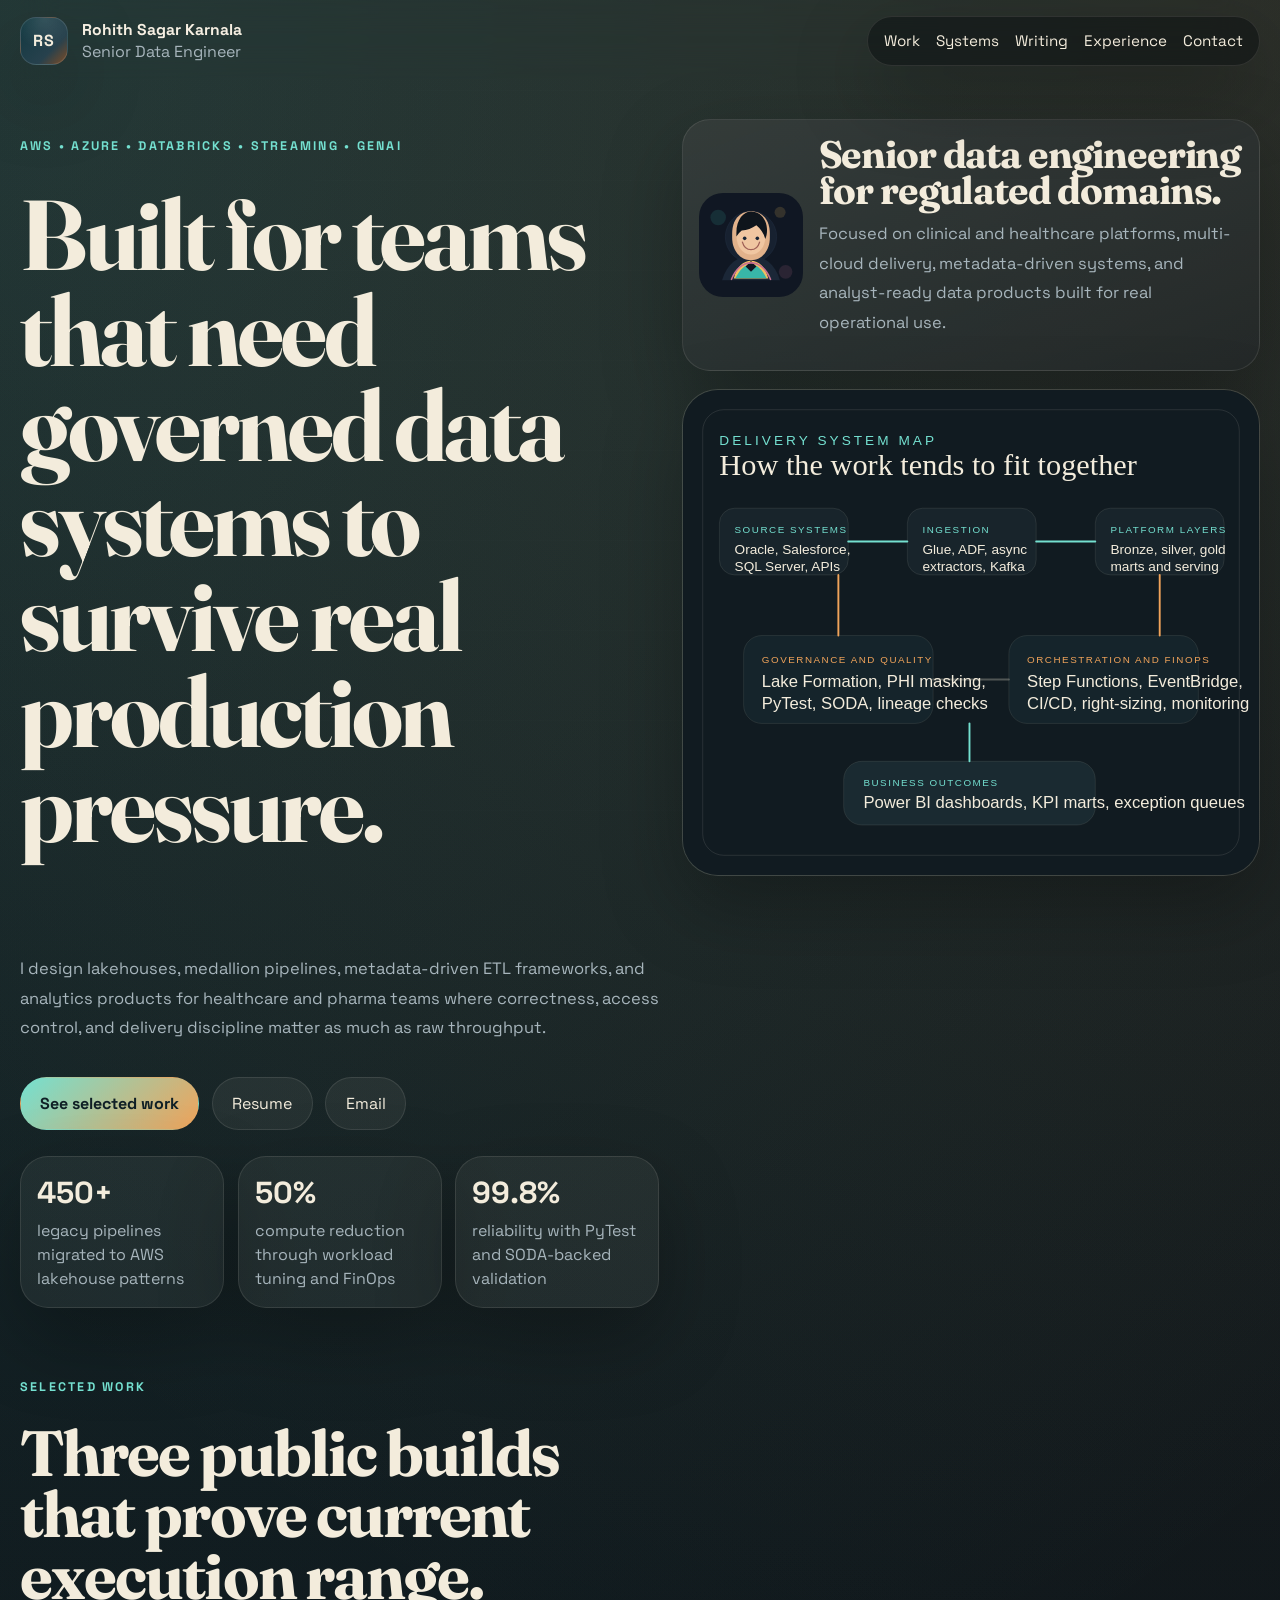
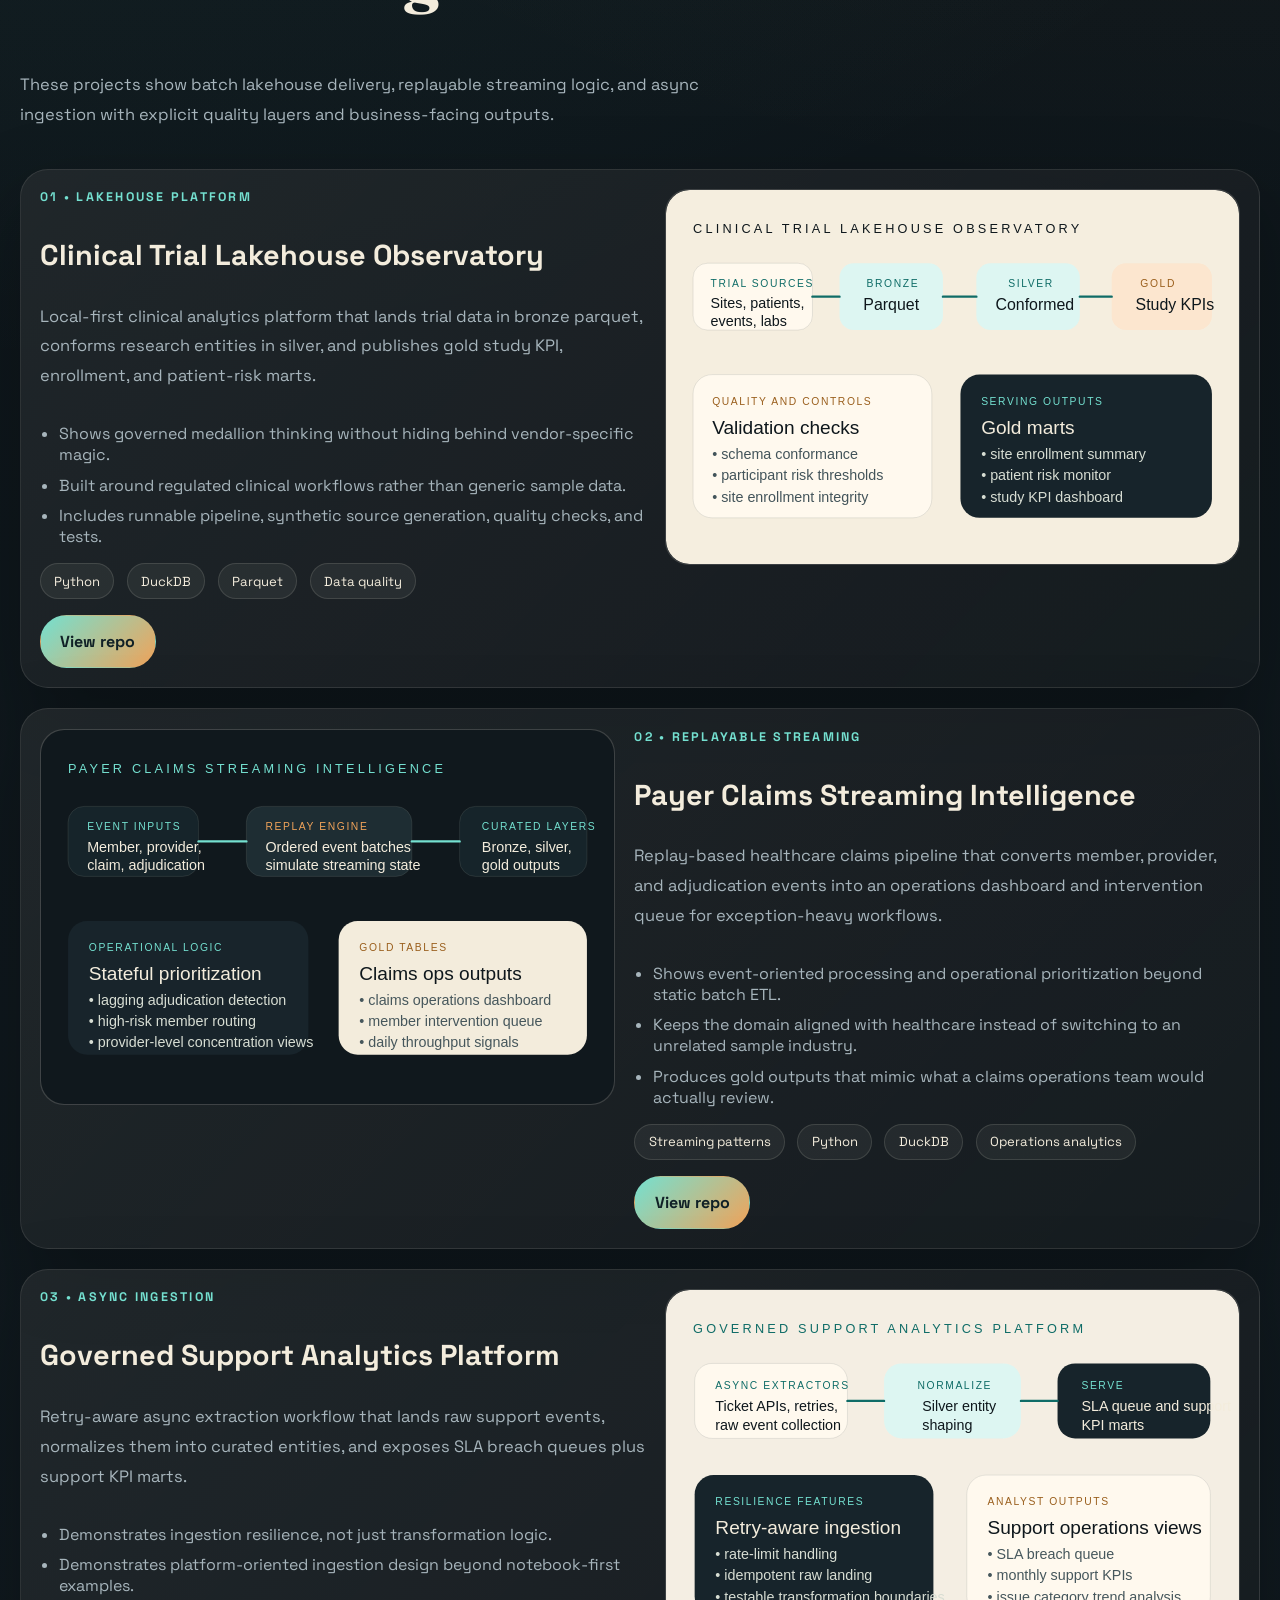
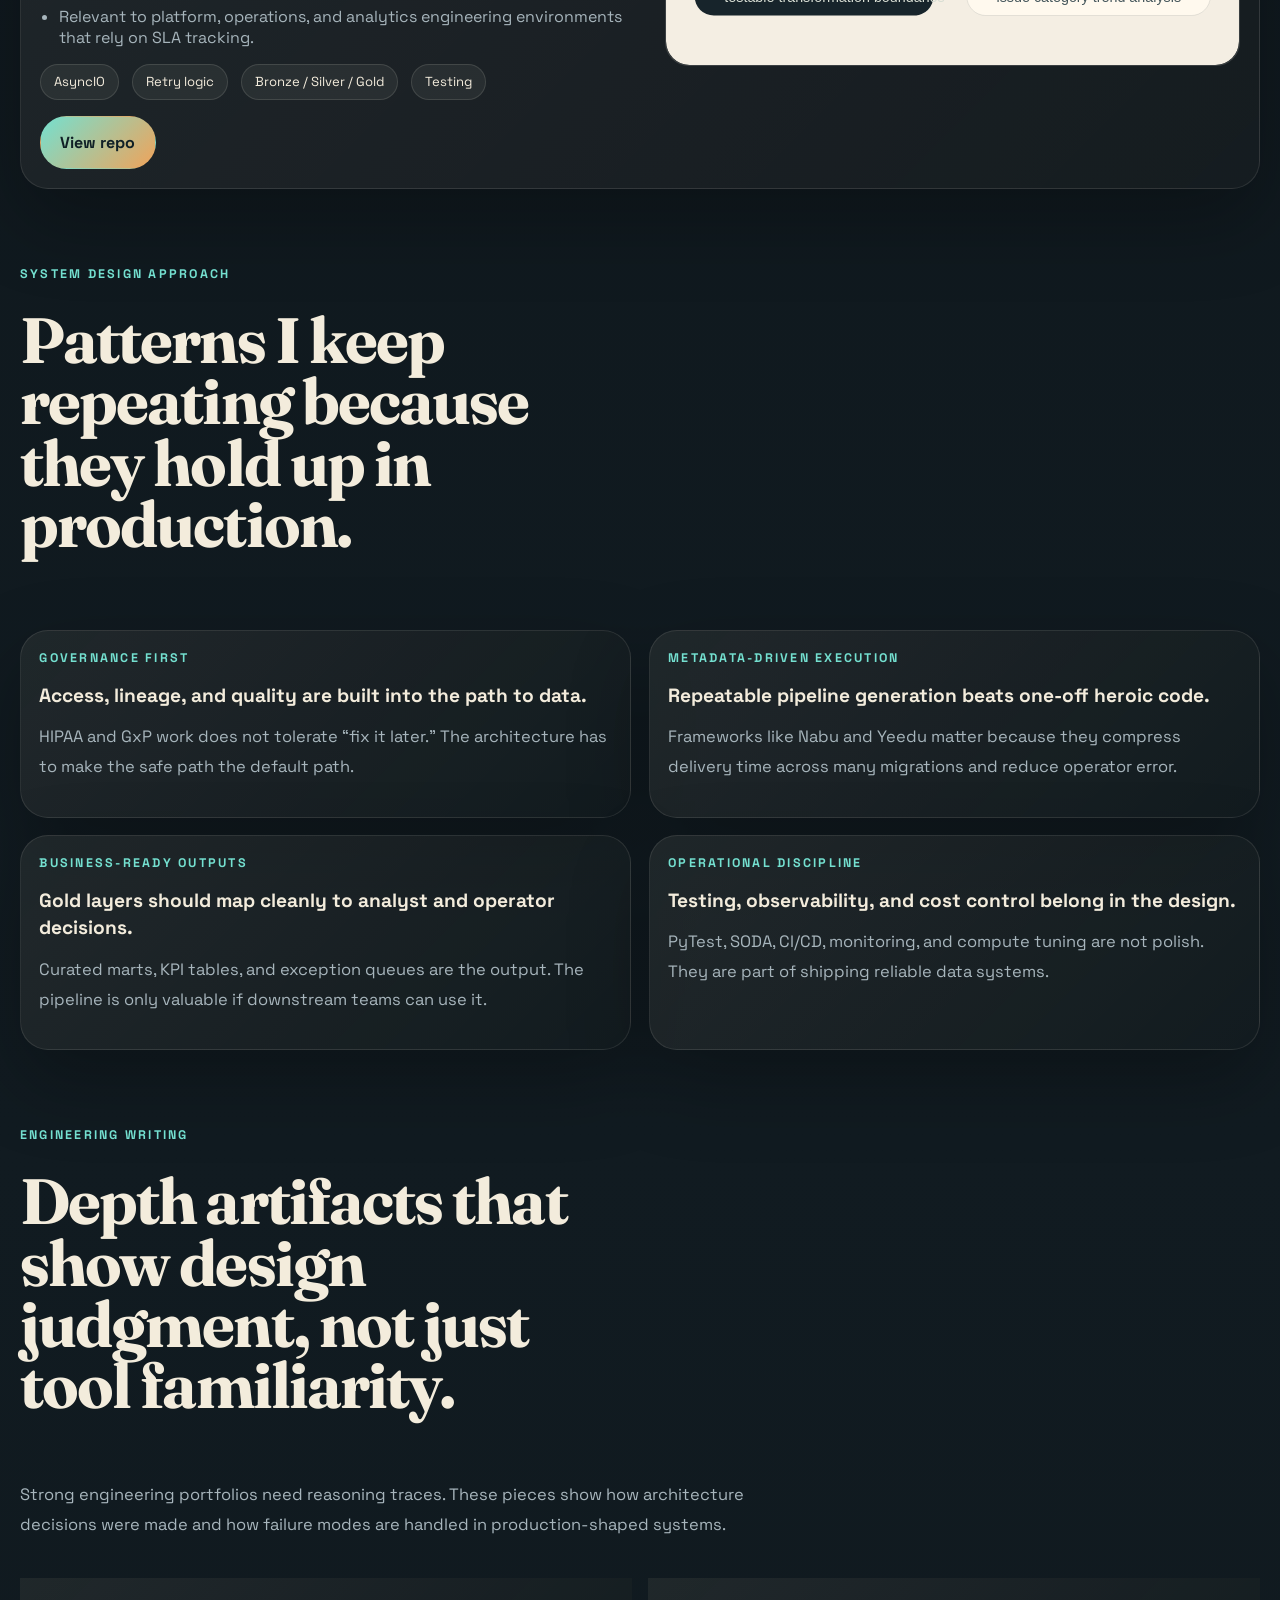
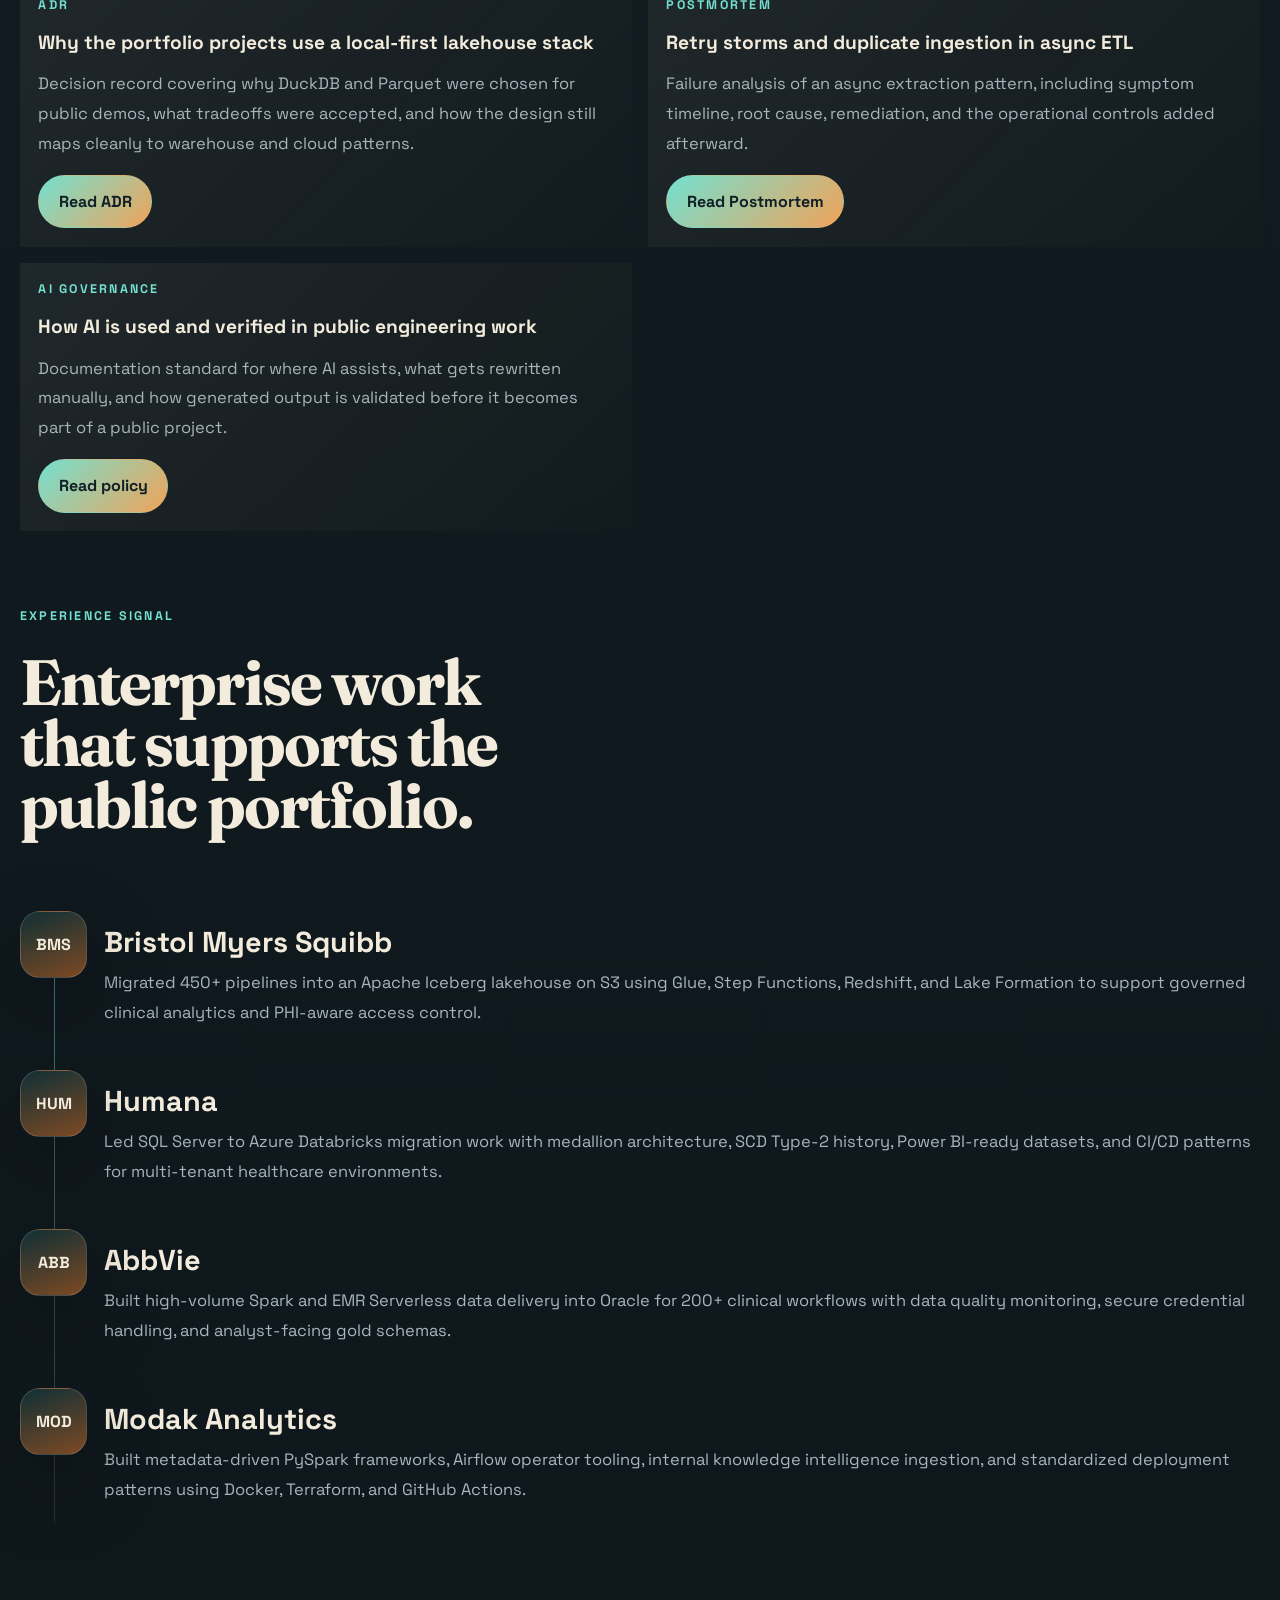
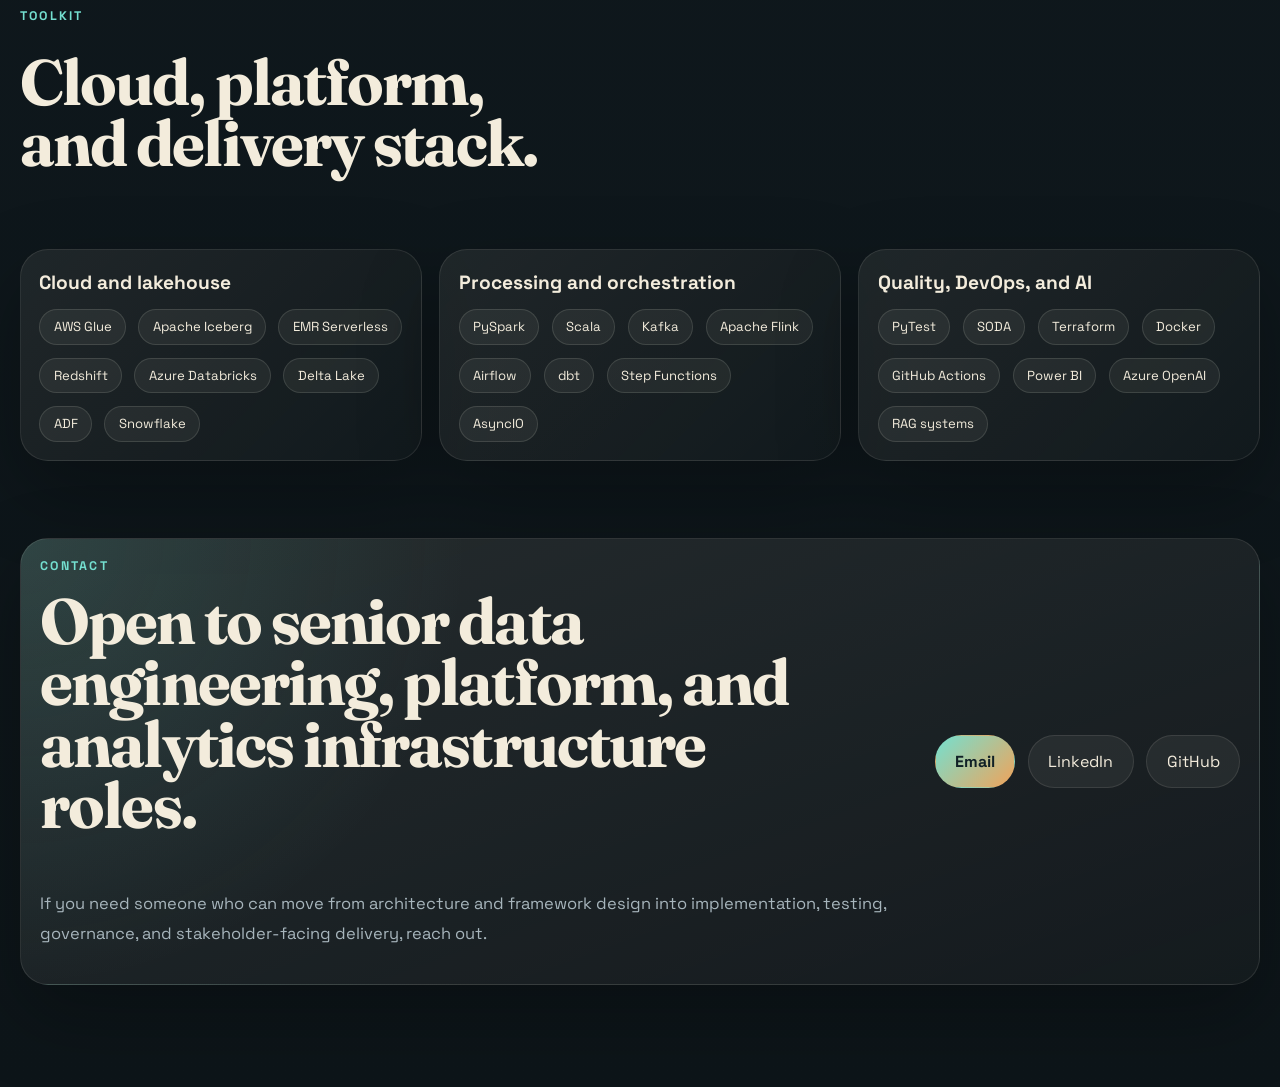
<file: index.html>
<!doctype html>
<html lang="en">
  <head>
    <meta charset="utf-8">
    <meta name="viewport" content="width=device-width, initial-scale=1">
    <title>Rohith Sagar Karnala | Senior Data Engineer</title>
    <meta
      name="description"
      content="Portfolio for Rohith Sagar Karnala, a Senior Data Engineer building governed lakehouses, healthcare data platforms, streaming systems, and analytics products across AWS and Azure."
    >
    <meta property="og:title" content="Rohith Sagar Karnala | Senior Data Engineer">
    <meta
      property="og:description"
      content="Senior Data Engineer focused on regulated data platforms, lakehouse modernization, streaming pipelines, and production-grade analytics delivery."
    >
    <meta property="og:type" content="website">
    <meta property="og:image" content="assets/images/og-card.svg">
    <link rel="preconnect" href="https://fonts.googleapis.com">
    <link rel="preconnect" href="https://fonts.gstatic.com" crossorigin>
    <link href="https://fonts.googleapis.com/css2?family=Space+Grotesk:wght@400;500;700&family=Fraunces:opsz,wght@9..144,500;9..144,700&display=swap" rel="stylesheet">
    <link rel="stylesheet" href="assets/css/styles.css">
  </head>
  <body>
    <div class="page-noise" aria-hidden="true"></div>

    <header class="site-header">
      <a class="brand" href="#top">
        <span class="brand-mark">RS</span>
        <span class="brand-copy">
          <strong>Rohith Sagar Karnala</strong>
          <span>Senior Data Engineer</span>
        </span>
      </a>

      <nav class="site-nav" aria-label="Primary">
        <a href="#work">Work</a>
        <a href="#systems">Systems</a>
        <a href="#writing">Writing</a>
        <a href="#experience">Experience</a>
        <a href="#contact">Contact</a>
      </nav>
    </header>

    <main id="top" class="page-shell">
      <section class="hero">
        <div class="hero-copy section-reveal">
          <p class="eyebrow">AWS • Azure • Databricks • Streaming • GenAI</p>
          <h1>Built for teams that need governed data systems to survive real production pressure.</h1>
          <p class="hero-summary">
            I design lakehouses, medallion pipelines, metadata-driven ETL frameworks, and analytics products for
            healthcare and pharma teams where correctness, access control, and delivery discipline matter as much as raw throughput.
          </p>

          <div class="hero-actions">
            <a class="button button-primary" href="#work">See selected work</a>
            <a class="button button-secondary" href="assets/resume/Rohith_Sagar_Karnala_Senior_Data_Engineer.pdf" target="_blank" rel="noopener">Resume</a>
            <a class="button button-secondary" href="mailto:rohithsagarkarnala@gmail.com">Email</a>
          </div>

          <div class="trust-strip">
            <div class="trust-item">
              <span class="trust-value">450+</span>
              <span class="trust-label">legacy pipelines migrated to AWS lakehouse patterns</span>
            </div>
            <div class="trust-item">
              <span class="trust-value">50%</span>
              <span class="trust-label">compute reduction through workload tuning and FinOps</span>
            </div>
            <div class="trust-item">
              <span class="trust-value">99.8%</span>
              <span class="trust-label">reliability with PyTest and SODA-backed validation</span>
            </div>
          </div>
        </div>

        <aside class="hero-visual section-reveal">
          <div class="identity-card">
            <img class="avatar" src="assets/images/avatar.svg" alt="Illustrated avatar of Rohith Sagar Karnala">
            <div class="identity-copy">
              <h2>Senior data engineering for regulated domains.</h2>
              <p>
                Focused on clinical and healthcare platforms, multi-cloud delivery, metadata-driven systems,
                and analyst-ready data products built for real operational use.
              </p>
            </div>
          </div>
          <img class="hero-map" src="assets/images/system-map.svg" alt="Systems map showing governed sources, platform layers, orchestration, quality, and analytics delivery">
        </aside>
      </section>

      <section id="work" class="section section-reveal">
        <div class="section-heading">
          <p class="section-kicker">Selected work</p>
          <h2>Three public builds that prove current execution range.</h2>
          <p class="section-intro">
            These projects show batch lakehouse delivery, replayable streaming logic, and async ingestion with explicit
            quality layers and business-facing outputs.
          </p>
        </div>

        <div class="case-study-grid">
          <article class="case-study">
            <div class="case-copy">
              <p class="panel-kicker">01 • Lakehouse platform</p>
              <h3>Clinical Trial Lakehouse Observatory</h3>
              <p class="panel-copy">
                Local-first clinical analytics platform that lands trial data in bronze parquet, conforms research entities in silver,
                and publishes gold study KPI, enrollment, and patient-risk marts.
              </p>
              <ul class="detail-list">
                <li>Shows governed medallion thinking without hiding behind vendor-specific magic.</li>
                <li>Built around regulated clinical workflows rather than generic sample data.</li>
                <li>Includes runnable pipeline, synthetic source generation, quality checks, and tests.</li>
              </ul>
              <div class="meta-row">
                <span class="pill">Python</span>
                <span class="pill">DuckDB</span>
                <span class="pill">Parquet</span>
                <span class="pill">Data quality</span>
              </div>
              <div class="button-row">
                <a class="button button-primary" href="https://github.com/rohitsagar363/clinical-trial-lakehouse-observatory" target="_blank" rel="noopener">View repo</a>
              </div>
            </div>
            <div class="case-visual">
              <img src="assets/images/diagram-clinical.svg" alt="Architecture diagram for the Clinical Trial Lakehouse Observatory project">
            </div>
          </article>

          <article class="case-study case-study-reverse">
            <div class="case-copy">
              <p class="panel-kicker">02 • Replayable streaming</p>
              <h3>Payer Claims Streaming Intelligence</h3>
              <p class="panel-copy">
                Replay-based healthcare claims pipeline that converts member, provider, and adjudication events into an operations dashboard
                and intervention queue for exception-heavy workflows.
              </p>
              <ul class="detail-list">
                <li>Shows event-oriented processing and operational prioritization beyond static batch ETL.</li>
                <li>Keeps the domain aligned with healthcare instead of switching to an unrelated sample industry.</li>
                <li>Produces gold outputs that mimic what a claims operations team would actually review.</li>
              </ul>
              <div class="meta-row">
                <span class="pill">Streaming patterns</span>
                <span class="pill">Python</span>
                <span class="pill">DuckDB</span>
                <span class="pill">Operations analytics</span>
              </div>
              <div class="button-row">
                <a class="button button-primary" href="https://github.com/rohitsagar363/payer-claims-streaming-intelligence" target="_blank" rel="noopener">View repo</a>
              </div>
            </div>
            <div class="case-visual">
              <img src="assets/images/diagram-claims.svg" alt="Architecture diagram for the Payer Claims Streaming Intelligence project">
            </div>
          </article>

          <article class="case-study">
            <div class="case-copy">
              <p class="panel-kicker">03 • Async ingestion</p>
              <h3>Governed Support Analytics Platform</h3>
              <p class="panel-copy">
                Retry-aware async extraction workflow that lands raw support events, normalizes them into curated entities,
                and exposes SLA breach queues plus support KPI marts.
              </p>
              <ul class="detail-list">
                <li>Demonstrates ingestion resilience, not just transformation logic.</li>
                <li>Demonstrates platform-oriented ingestion design beyond notebook-first examples.</li>
                <li>Relevant to platform, operations, and analytics engineering environments that rely on SLA tracking.</li>
              </ul>
              <div class="meta-row">
                <span class="pill">AsyncIO</span>
                <span class="pill">Retry logic</span>
                <span class="pill">Bronze / Silver / Gold</span>
                <span class="pill">Testing</span>
              </div>
              <div class="button-row">
                <a class="button button-primary" href="https://github.com/rohitsagar363/governed-support-analytics-platform" target="_blank" rel="noopener">View repo</a>
              </div>
            </div>
            <div class="case-visual">
              <img src="assets/images/diagram-support.svg" alt="Architecture diagram for the Governed Support Analytics Platform project">
            </div>
          </article>
        </div>
      </section>

      <section id="systems" class="section section-reveal">
        <div class="section-heading">
          <p class="section-kicker">System design approach</p>
          <h2>Patterns I keep repeating because they hold up in production.</h2>
        </div>

        <div class="pattern-grid">
          <article class="pattern-card">
            <p class="panel-kicker">Governance first</p>
            <h3>Access, lineage, and quality are built into the path to data.</h3>
            <p class="panel-copy">
              HIPAA and GxP work does not tolerate “fix it later.” The architecture has to make the safe path the default path.
            </p>
          </article>
          <article class="pattern-card">
            <p class="panel-kicker">Metadata-driven execution</p>
            <h3>Repeatable pipeline generation beats one-off heroic code.</h3>
            <p class="panel-copy">
              Frameworks like Nabu and Yeedu matter because they compress delivery time across many migrations and reduce operator error.
            </p>
          </article>
          <article class="pattern-card">
            <p class="panel-kicker">Business-ready outputs</p>
            <h3>Gold layers should map cleanly to analyst and operator decisions.</h3>
            <p class="panel-copy">
              Curated marts, KPI tables, and exception queues are the output. The pipeline is only valuable if downstream teams can use it.
            </p>
          </article>
          <article class="pattern-card">
            <p class="panel-kicker">Operational discipline</p>
            <h3>Testing, observability, and cost control belong in the design.</h3>
            <p class="panel-copy">
              PyTest, SODA, CI/CD, monitoring, and compute tuning are not polish. They are part of shipping reliable data systems.
            </p>
          </article>
        </div>
      </section>

      <section id="writing" class="section section-reveal">
        <div class="section-heading">
          <p class="section-kicker">Engineering writing</p>
          <h2>Depth artifacts that show design judgment, not just tool familiarity.</h2>
          <p class="section-intro">
            Strong engineering portfolios need reasoning traces. These pieces show how architecture decisions were made
            and how failure modes are handled in production-shaped systems.
          </p>
        </div>

        <div class="writing-grid">
          <article class="writing-card">
            <p class="panel-kicker">ADR</p>
            <h3>Why the portfolio projects use a local-first lakehouse stack</h3>
            <p class="panel-copy">
              Decision record covering why DuckDB and Parquet were chosen for public demos, what tradeoffs were accepted,
              and how the design still maps cleanly to warehouse and cloud patterns.
            </p>
            <div class="button-row">
              <a class="button button-primary" href="writing/adr-local-first-lakehouse.html">Read ADR</a>
            </div>
          </article>

          <article class="writing-card">
            <p class="panel-kicker">Postmortem</p>
            <h3>Retry storms and duplicate ingestion in async ETL</h3>
            <p class="panel-copy">
              Failure analysis of an async extraction pattern, including symptom timeline, root cause, remediation,
              and the operational controls added afterward.
            </p>
            <div class="button-row">
              <a class="button button-primary" href="writing/postmortem-async-retries.html">Read Postmortem</a>
            </div>
          </article>

          <article class="writing-card">
            <p class="panel-kicker">AI governance</p>
            <h3>How AI is used and verified in public engineering work</h3>
            <p class="panel-copy">
              Documentation standard for where AI assists, what gets rewritten manually, and how generated output is
              validated before it becomes part of a public project.
            </p>
            <div class="button-row">
              <a class="button button-primary" href="writing/ai-use-and-verification.html">Read policy</a>
            </div>
          </article>
        </div>
      </section>

      <section id="experience" class="section section-reveal">
        <div class="section-heading">
          <p class="section-kicker">Experience signal</p>
          <h2>Enterprise work that supports the public portfolio.</h2>
        </div>

        <div class="timeline">
          <article class="timeline-item">
            <span class="timeline-marker">BMS</span>
            <div class="timeline-copy">
              <h3>Bristol Myers Squibb</h3>
              <p>
                Migrated 450+ pipelines into an Apache Iceberg lakehouse on S3 using Glue, Step Functions, Redshift, and Lake Formation
                to support governed clinical analytics and PHI-aware access control.
              </p>
            </div>
          </article>
          <article class="timeline-item">
            <span class="timeline-marker">HUM</span>
            <div class="timeline-copy">
              <h3>Humana</h3>
              <p>
                Led SQL Server to Azure Databricks migration work with medallion architecture, SCD Type-2 history, Power BI-ready datasets,
                and CI/CD patterns for multi-tenant healthcare environments.
              </p>
            </div>
          </article>
          <article class="timeline-item">
            <span class="timeline-marker">ABB</span>
            <div class="timeline-copy">
              <h3>AbbVie</h3>
              <p>
                Built high-volume Spark and EMR Serverless data delivery into Oracle for 200+ clinical workflows with data quality monitoring,
                secure credential handling, and analyst-facing gold schemas.
              </p>
            </div>
          </article>
          <article class="timeline-item">
            <span class="timeline-marker">MOD</span>
            <div class="timeline-copy">
              <h3>Modak Analytics</h3>
              <p>
                Built metadata-driven PySpark frameworks, Airflow operator tooling, internal knowledge intelligence ingestion, and standardized
                deployment patterns using Docker, Terraform, and GitHub Actions.
              </p>
            </div>
          </article>
        </div>
      </section>

      <section class="section section-reveal">
        <div class="section-heading">
          <p class="section-kicker">Toolkit</p>
          <h2>Cloud, platform, and delivery stack.</h2>
        </div>

        <div class="toolkit-grid">
          <article class="toolkit-card">
            <h3>Cloud and lakehouse</h3>
            <div class="chip-grid">
              <span class="chip">AWS Glue</span>
              <span class="chip">Apache Iceberg</span>
              <span class="chip">EMR Serverless</span>
              <span class="chip">Redshift</span>
              <span class="chip">Azure Databricks</span>
              <span class="chip">Delta Lake</span>
              <span class="chip">ADF</span>
              <span class="chip">Snowflake</span>
            </div>
          </article>
          <article class="toolkit-card">
            <h3>Processing and orchestration</h3>
            <div class="chip-grid">
              <span class="chip">PySpark</span>
              <span class="chip">Scala</span>
              <span class="chip">Kafka</span>
              <span class="chip">Apache Flink</span>
              <span class="chip">Airflow</span>
              <span class="chip">dbt</span>
              <span class="chip">Step Functions</span>
              <span class="chip">AsyncIO</span>
            </div>
          </article>
          <article class="toolkit-card">
            <h3>Quality, DevOps, and AI</h3>
            <div class="chip-grid">
              <span class="chip">PyTest</span>
              <span class="chip">SODA</span>
              <span class="chip">Terraform</span>
              <span class="chip">Docker</span>
              <span class="chip">GitHub Actions</span>
              <span class="chip">Power BI</span>
              <span class="chip">Azure OpenAI</span>
              <span class="chip">RAG systems</span>
            </div>
          </article>
        </div>
      </section>

      <section id="contact" class="section section-reveal">
        <div class="contact-panel">
          <div class="contact-copy">
            <p class="section-kicker">Contact</p>
            <h2>Open to senior data engineering, platform, and analytics infrastructure roles.</h2>
            <p class="panel-copy">
              If you need someone who can move from architecture and framework design into implementation, testing,
              governance, and stakeholder-facing delivery, reach out.
            </p>
          </div>
          <div class="contact-actions">
            <a class="button button-primary" href="mailto:rohithsagarkarnala@gmail.com">Email</a>
            <a class="button button-secondary" href="https://www.linkedin.com/in/rohithsagar" target="_blank" rel="noopener">LinkedIn</a>
            <a class="button button-secondary" href="https://github.com/rohitsagar363" target="_blank" rel="noopener">GitHub</a>
          </div>
        </div>
      </section>
    </main>

    <script src="assets/js/site.js"></script>
  </body>
</html>
</file>
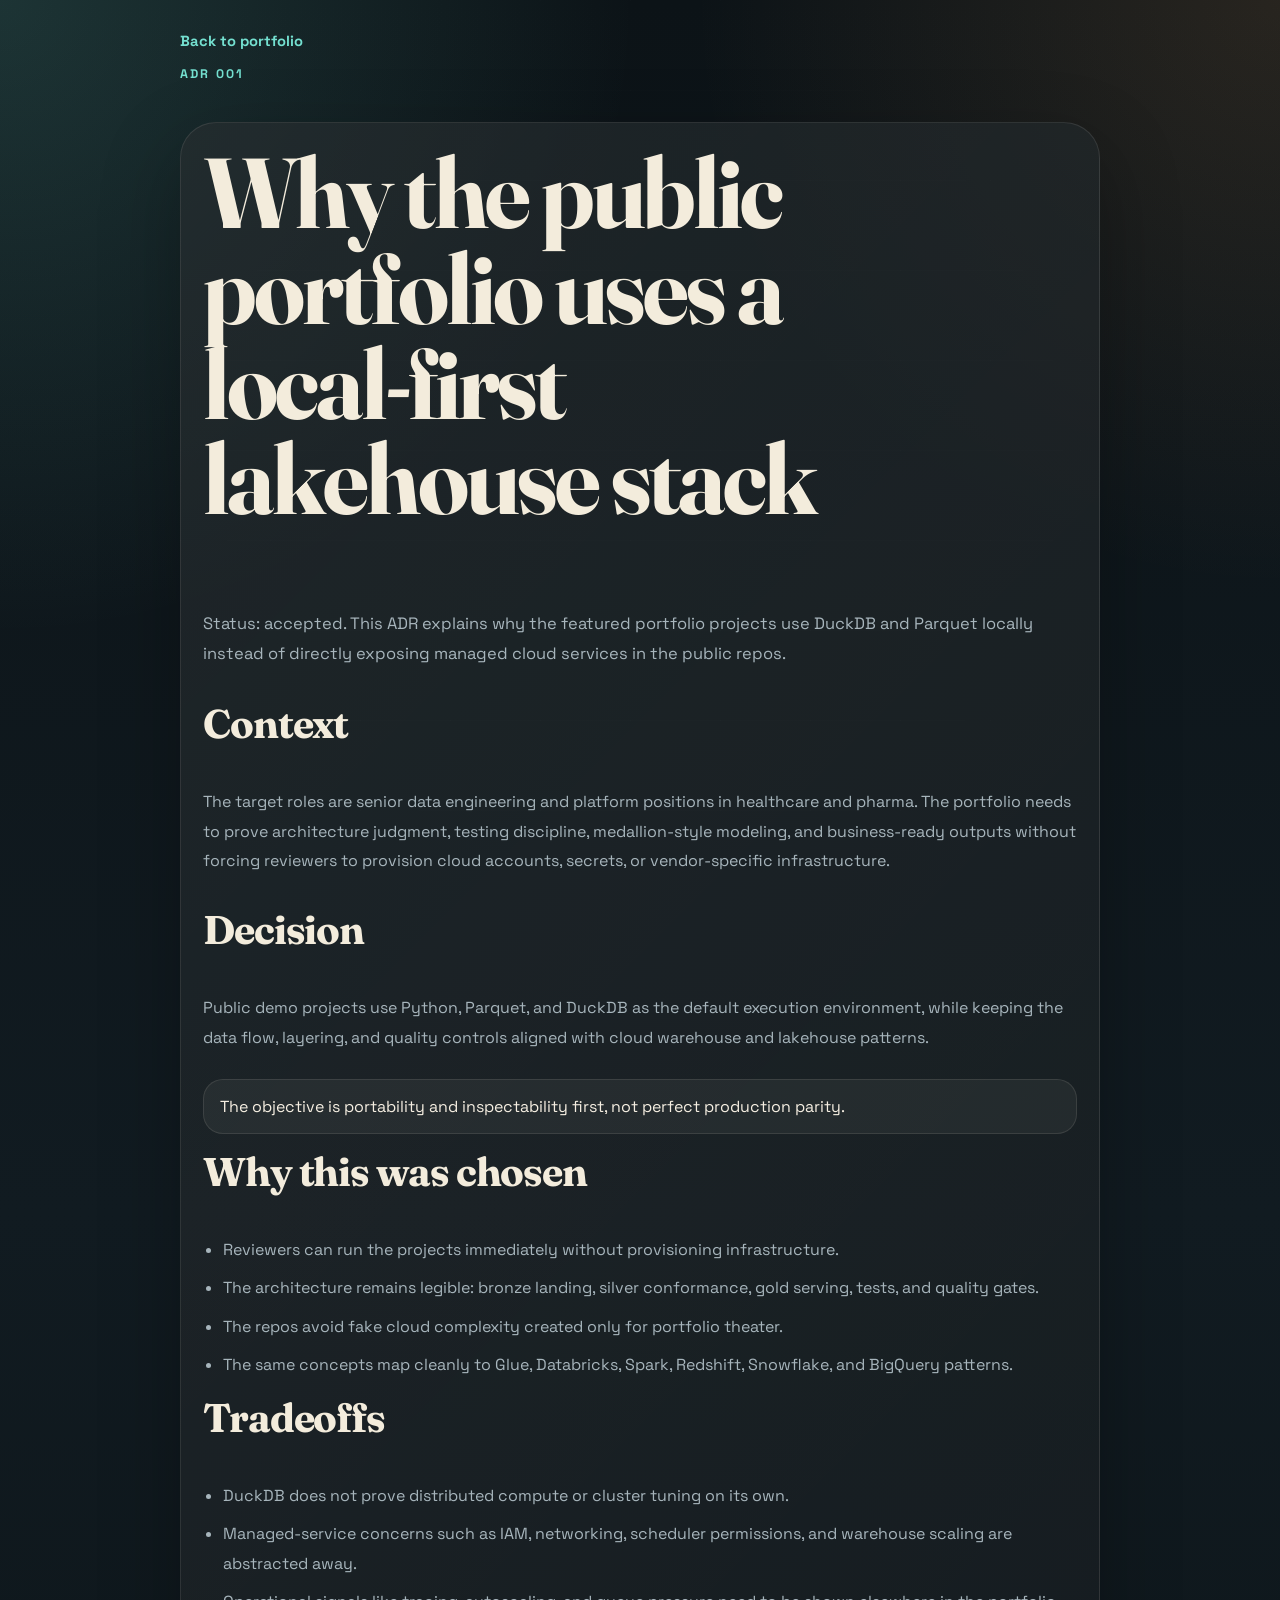
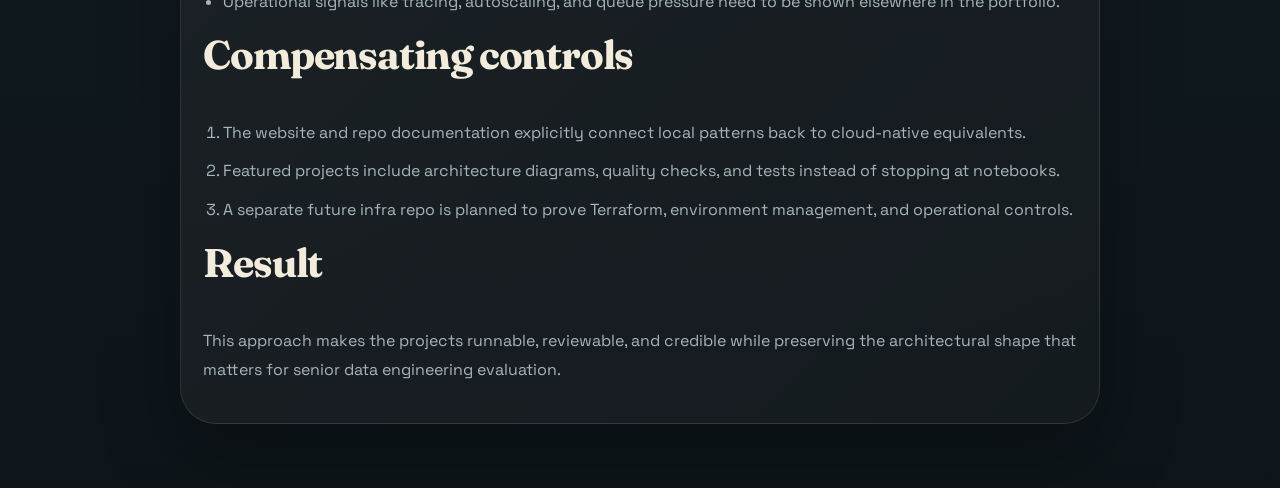
<file: writing/adr-local-first-lakehouse.html>
<!doctype html>
<html lang="en">
  <head>
    <meta charset="utf-8">
    <meta name="viewport" content="width=device-width, initial-scale=1">
    <title>ADR | Local-First Lakehouse Stack</title>
    <meta
      name="description"
      content="Architecture decision record describing why the portfolio projects use a local-first DuckDB and Parquet stack."
    >
    <link rel="preconnect" href="https://fonts.googleapis.com">
    <link rel="preconnect" href="https://fonts.gstatic.com" crossorigin>
    <link href="https://fonts.googleapis.com/css2?family=Space+Grotesk:wght@400;500;700&family=Fraunces:opsz,wght@9..144,500;9..144,700&display=swap" rel="stylesheet">
    <link rel="stylesheet" href="../assets/css/styles.css">
  </head>
  <body>
    <div class="page-noise" aria-hidden="true"></div>

    <main class="essay-shell">
      <div class="essay-hero">
        <a class="essay-back" href="../index.html#writing">Back to portfolio</a>
        <p class="eyebrow">ADR 001</p>
      </div>

      <article class="essay">
        <header>
          <h1>Why the public portfolio uses a local-first lakehouse stack</h1>
          <p class="panel-copy">
            Status: accepted. This ADR explains why the featured portfolio projects use DuckDB and Parquet locally
            instead of directly exposing managed cloud services in the public repos.
          </p>
        </header>

        <section>
          <h2>Context</h2>
          <p>
            The target roles are senior data engineering and platform positions in healthcare and pharma. The portfolio
            needs to prove architecture judgment, testing discipline, medallion-style modeling, and business-ready
            outputs without forcing reviewers to provision cloud accounts, secrets, or vendor-specific infrastructure.
          </p>
        </section>

        <section>
          <h2>Decision</h2>
          <p>
            Public demo projects use Python, Parquet, and DuckDB as the default execution environment, while keeping
            the data flow, layering, and quality controls aligned with cloud warehouse and lakehouse patterns.
          </p>
          <div class="essay-callout">
            The objective is portability and inspectability first, not perfect production parity.
          </div>
        </section>

        <section>
          <h2>Why this was chosen</h2>
          <ul>
            <li>Reviewers can run the projects immediately without provisioning infrastructure.</li>
            <li>The architecture remains legible: bronze landing, silver conformance, gold serving, tests, and quality gates.</li>
            <li>The repos avoid fake cloud complexity created only for portfolio theater.</li>
            <li>The same concepts map cleanly to Glue, Databricks, Spark, Redshift, Snowflake, and BigQuery patterns.</li>
          </ul>
        </section>

        <section>
          <h2>Tradeoffs</h2>
          <ul>
            <li>DuckDB does not prove distributed compute or cluster tuning on its own.</li>
            <li>Managed-service concerns such as IAM, networking, scheduler permissions, and warehouse scaling are abstracted away.</li>
            <li>Operational signals like tracing, autoscaling, and queue pressure need to be shown elsewhere in the portfolio.</li>
          </ul>
        </section>

        <section>
          <h2>Compensating controls</h2>
          <ol>
            <li>The website and repo documentation explicitly connect local patterns back to cloud-native equivalents.</li>
            <li>Featured projects include architecture diagrams, quality checks, and tests instead of stopping at notebooks.</li>
            <li>A separate future infra repo is planned to prove Terraform, environment management, and operational controls.</li>
          </ol>
        </section>

        <section>
          <h2>Result</h2>
          <p>
            This approach makes the projects runnable, reviewable, and credible while preserving the architectural shape
            that matters for senior data engineering evaluation.
          </p>
        </section>
      </article>
    </main>
  </body>
</html>
</file>
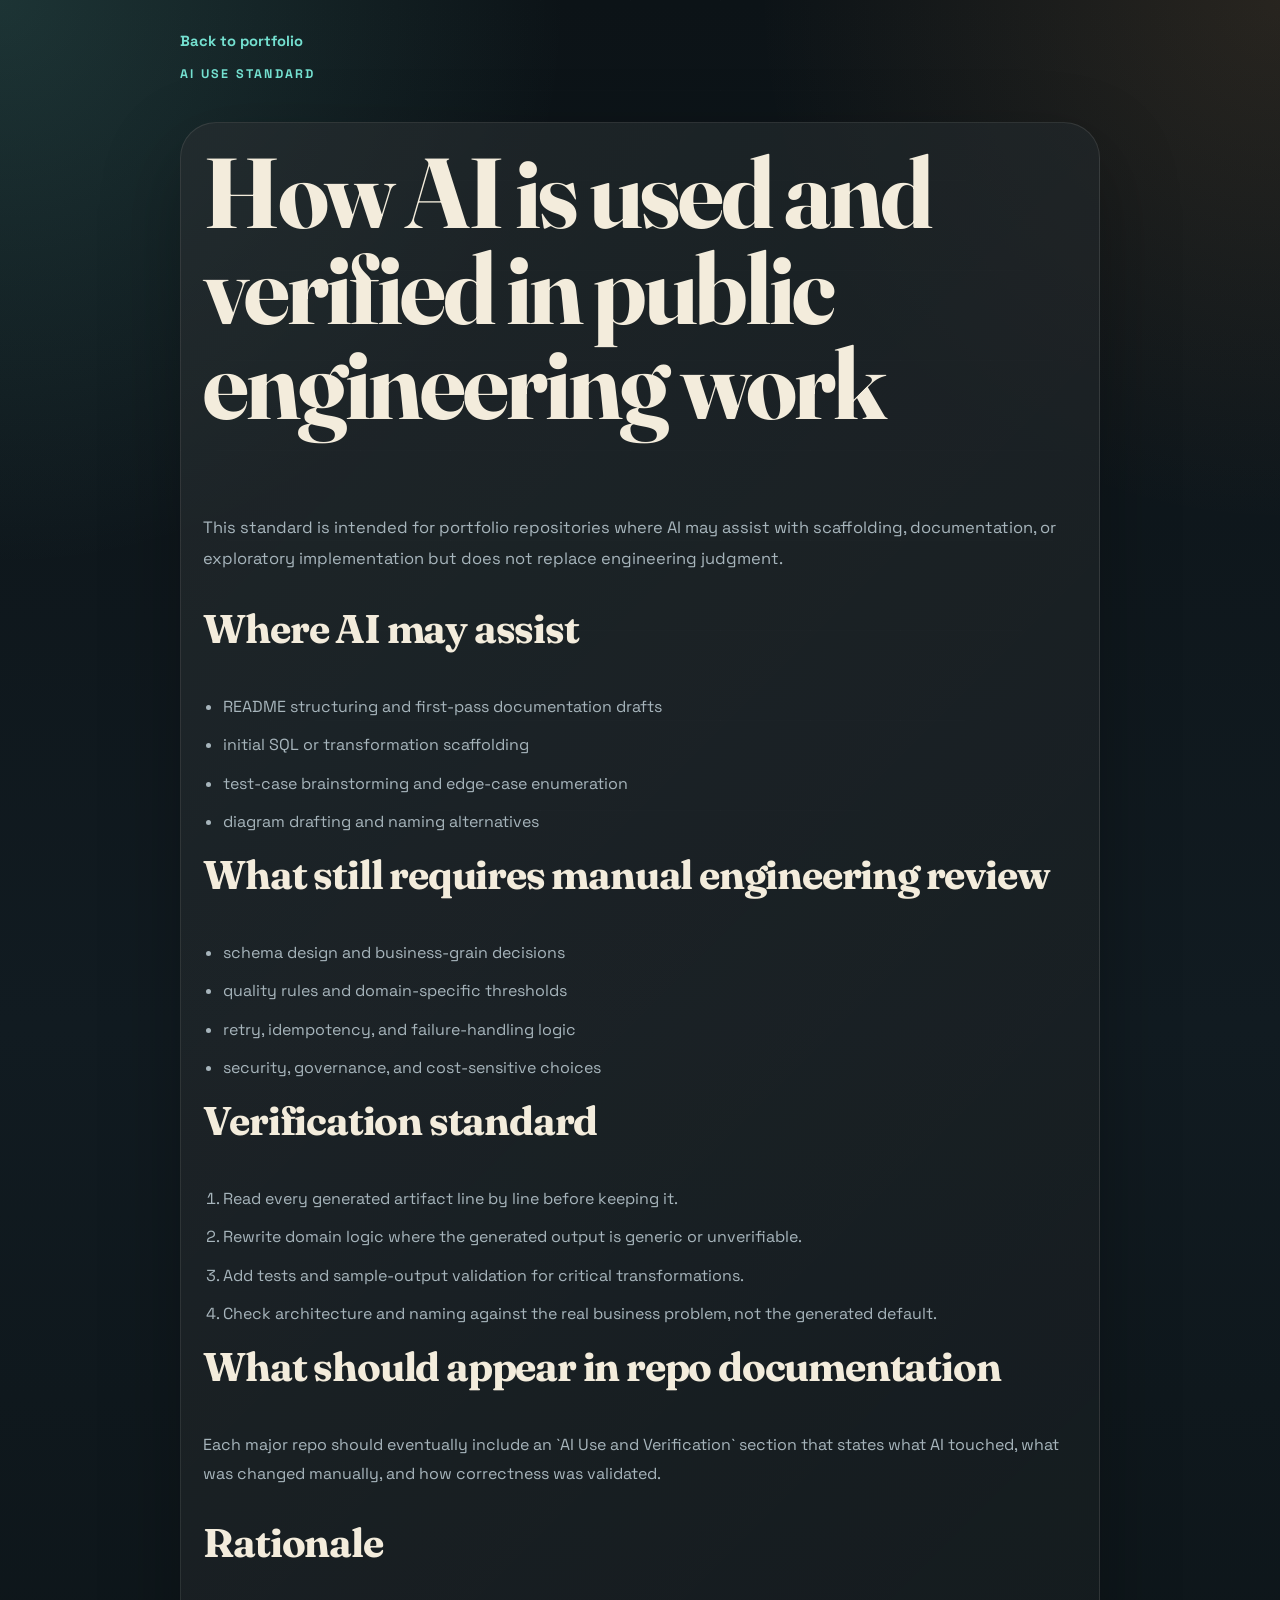
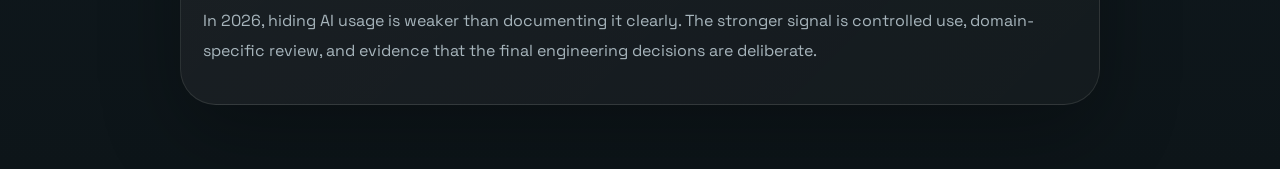
<file: writing/ai-use-and-verification.html>
<!doctype html>
<html lang="en">
  <head>
    <meta charset="utf-8">
    <meta name="viewport" content="width=device-width, initial-scale=1">
    <title>AI Use and Verification | Portfolio Standard</title>
    <meta
      name="description"
      content="Documentation standard for how AI is used and verified in public engineering projects."
    >
    <link rel="preconnect" href="https://fonts.googleapis.com">
    <link rel="preconnect" href="https://fonts.gstatic.com" crossorigin>
    <link href="https://fonts.googleapis.com/css2?family=Space+Grotesk:wght@400;500;700&family=Fraunces:opsz,wght@9..144,500;9..144,700&display=swap" rel="stylesheet">
    <link rel="stylesheet" href="../assets/css/styles.css">
  </head>
  <body>
    <div class="page-noise" aria-hidden="true"></div>

    <main class="essay-shell">
      <div class="essay-hero">
        <a class="essay-back" href="../index.html#writing">Back to portfolio</a>
        <p class="eyebrow">AI use standard</p>
      </div>

      <article class="essay">
        <header>
          <h1>How AI is used and verified in public engineering work</h1>
          <p class="panel-copy">
            This standard is intended for portfolio repositories where AI may assist with scaffolding, documentation,
            or exploratory implementation but does not replace engineering judgment.
          </p>
        </header>

        <section>
          <h2>Where AI may assist</h2>
          <ul>
            <li>README structuring and first-pass documentation drafts</li>
            <li>initial SQL or transformation scaffolding</li>
            <li>test-case brainstorming and edge-case enumeration</li>
            <li>diagram drafting and naming alternatives</li>
          </ul>
        </section>

        <section>
          <h2>What still requires manual engineering review</h2>
          <ul>
            <li>schema design and business-grain decisions</li>
            <li>quality rules and domain-specific thresholds</li>
            <li>retry, idempotency, and failure-handling logic</li>
            <li>security, governance, and cost-sensitive choices</li>
          </ul>
        </section>

        <section>
          <h2>Verification standard</h2>
          <ol>
            <li>Read every generated artifact line by line before keeping it.</li>
            <li>Rewrite domain logic where the generated output is generic or unverifiable.</li>
            <li>Add tests and sample-output validation for critical transformations.</li>
            <li>Check architecture and naming against the real business problem, not the generated default.</li>
          </ol>
        </section>

        <section>
          <h2>What should appear in repo documentation</h2>
          <p>
            Each major repo should eventually include an `AI Use and Verification` section that states what AI touched,
            what was changed manually, and how correctness was validated.
          </p>
        </section>

        <section>
          <h2>Rationale</h2>
          <p>
            In 2026, hiding AI usage is weaker than documenting it clearly. The stronger signal is controlled use,
            domain-specific review, and evidence that the final engineering decisions are deliberate.
          </p>
        </section>
      </article>
    </main>
  </body>
</html>
</file>
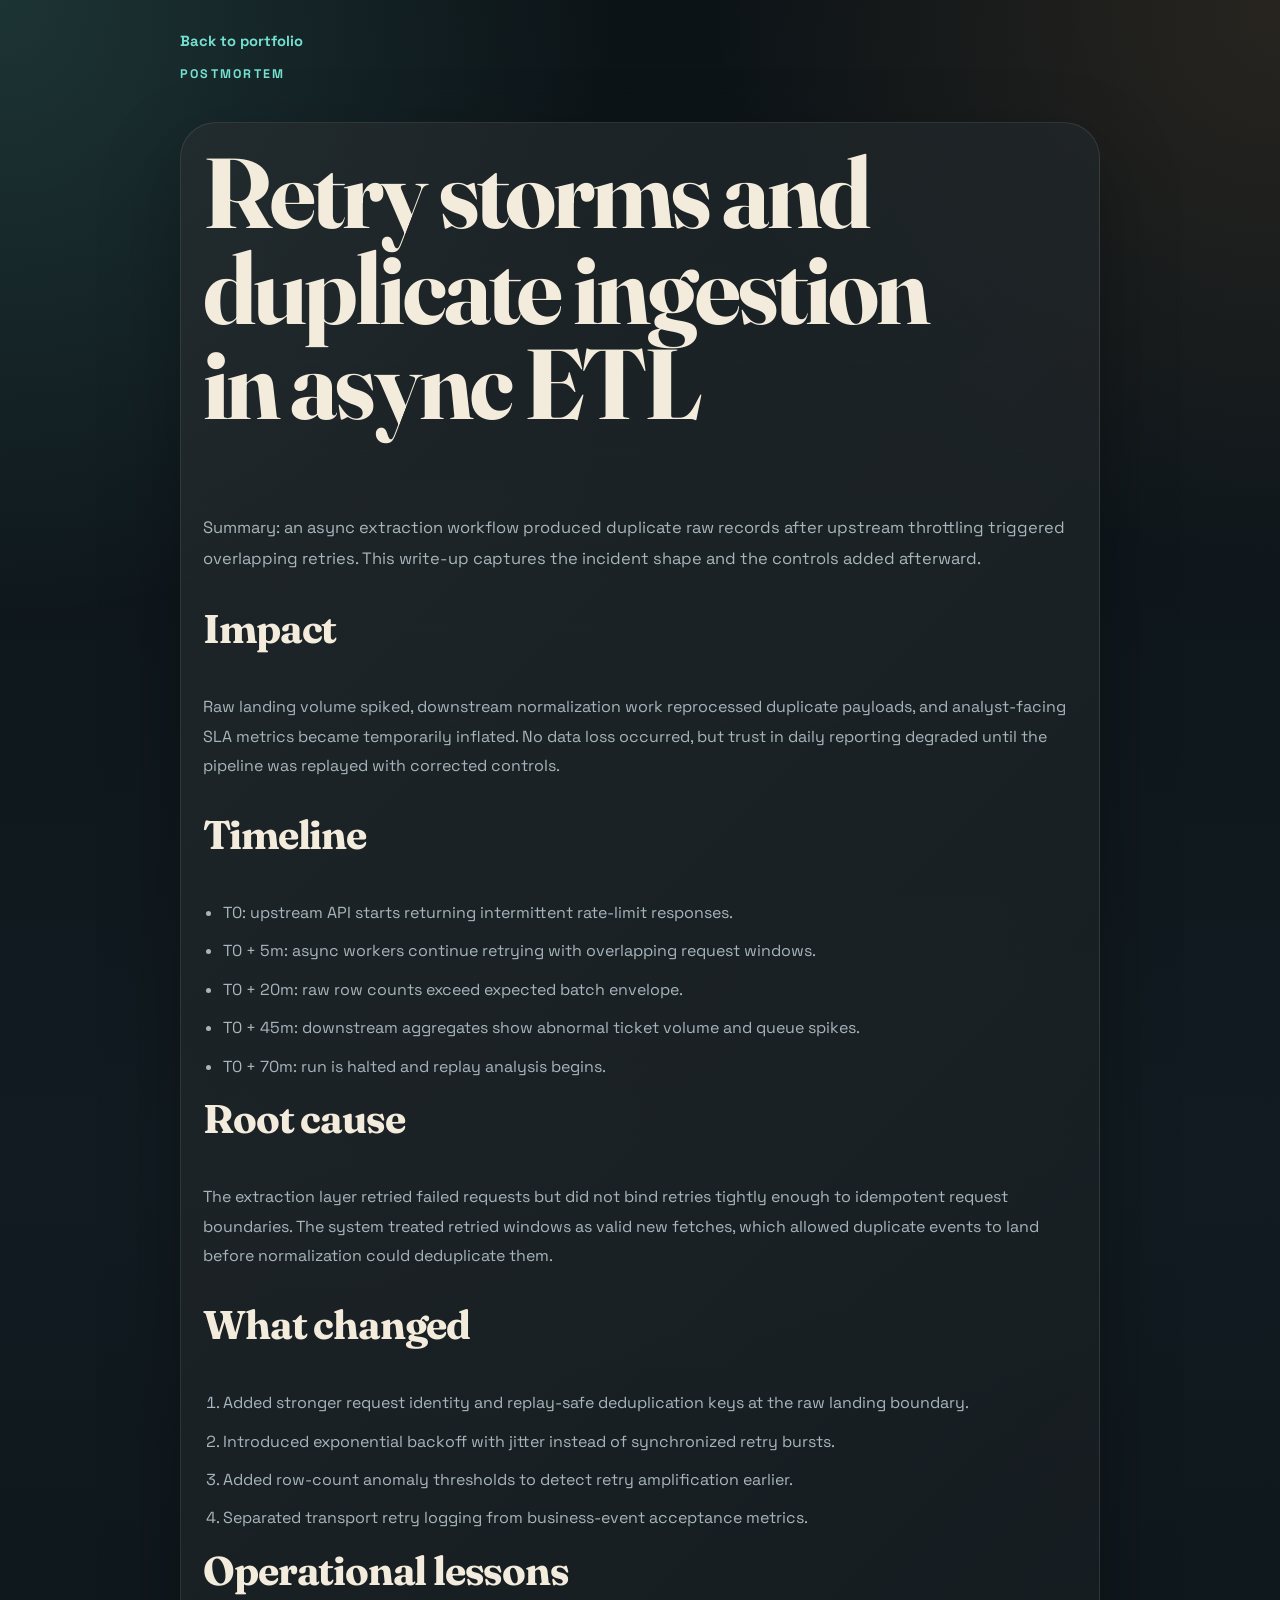
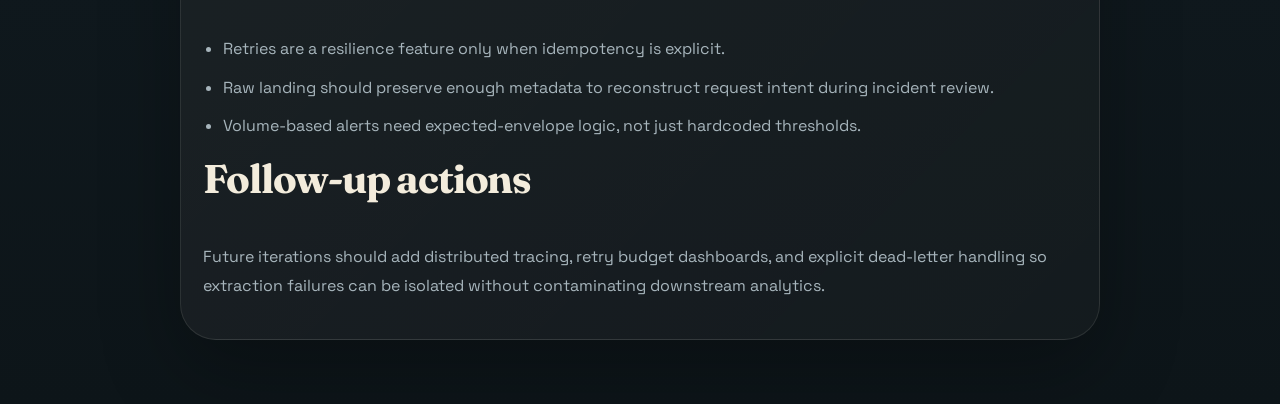
<file: writing/postmortem-async-retries.html>
<!doctype html>
<html lang="en">
  <head>
    <meta charset="utf-8">
    <meta name="viewport" content="width=device-width, initial-scale=1">
    <title>Postmortem | Retry Storms in Async ETL</title>
    <meta
      name="description"
      content="Postmortem of retry storms and duplicate ingestion in an async ETL pipeline."
    >
    <link rel="preconnect" href="https://fonts.googleapis.com">
    <link rel="preconnect" href="https://fonts.gstatic.com" crossorigin>
    <link href="https://fonts.googleapis.com/css2?family=Space+Grotesk:wght@400;500;700&family=Fraunces:opsz,wght@9..144,500;9..144,700&display=swap" rel="stylesheet">
    <link rel="stylesheet" href="../assets/css/styles.css">
  </head>
  <body>
    <div class="page-noise" aria-hidden="true"></div>

    <main class="essay-shell">
      <div class="essay-hero">
        <a class="essay-back" href="../index.html#writing">Back to portfolio</a>
        <p class="eyebrow">Postmortem</p>
      </div>

      <article class="essay">
        <header>
          <h1>Retry storms and duplicate ingestion in async ETL</h1>
          <p class="panel-copy">
            Summary: an async extraction workflow produced duplicate raw records after upstream throttling triggered
            overlapping retries. This write-up captures the incident shape and the controls added afterward.
          </p>
        </header>

        <section>
          <h2>Impact</h2>
          <p>
            Raw landing volume spiked, downstream normalization work reprocessed duplicate payloads, and analyst-facing
            SLA metrics became temporarily inflated. No data loss occurred, but trust in daily reporting degraded until
            the pipeline was replayed with corrected controls.
          </p>
        </section>

        <section>
          <h2>Timeline</h2>
          <ul>
            <li>T0: upstream API starts returning intermittent rate-limit responses.</li>
            <li>T0 + 5m: async workers continue retrying with overlapping request windows.</li>
            <li>T0 + 20m: raw row counts exceed expected batch envelope.</li>
            <li>T0 + 45m: downstream aggregates show abnormal ticket volume and queue spikes.</li>
            <li>T0 + 70m: run is halted and replay analysis begins.</li>
          </ul>
        </section>

        <section>
          <h2>Root cause</h2>
          <p>
            The extraction layer retried failed requests but did not bind retries tightly enough to idempotent request
            boundaries. The system treated retried windows as valid new fetches, which allowed duplicate events to land
            before normalization could deduplicate them.
          </p>
        </section>

        <section>
          <h2>What changed</h2>
          <ol>
            <li>Added stronger request identity and replay-safe deduplication keys at the raw landing boundary.</li>
            <li>Introduced exponential backoff with jitter instead of synchronized retry bursts.</li>
            <li>Added row-count anomaly thresholds to detect retry amplification earlier.</li>
            <li>Separated transport retry logging from business-event acceptance metrics.</li>
          </ol>
        </section>

        <section>
          <h2>Operational lessons</h2>
          <ul>
            <li>Retries are a resilience feature only when idempotency is explicit.</li>
            <li>Raw landing should preserve enough metadata to reconstruct request intent during incident review.</li>
            <li>Volume-based alerts need expected-envelope logic, not just hardcoded thresholds.</li>
          </ul>
        </section>

        <section>
          <h2>Follow-up actions</h2>
          <p>
            Future iterations should add distributed tracing, retry budget dashboards, and explicit dead-letter handling
            so extraction failures can be isolated without contaminating downstream analytics.
          </p>
        </section>
      </article>
    </main>
  </body>
</html>
</file>
<file: assets/css/styles.css>
:root {
  --bg: #0d1418;
  --bg-soft: #121c22;
  --panel: rgba(243, 236, 220, 0.08);
  --panel-strong: #18242b;
  --card: rgba(255, 248, 234, 0.92);
  --ink: #f6efe2;
  --ink-strong: #0f181d;
  --muted: #a7b5bc;
  --line: rgba(255, 245, 230, 0.1);
  --teal: #74e0d0;
  --copper: #f0a35a;
  --sand: #f3ecdc;
  --shadow: 0 30px 80px rgba(0, 0, 0, 0.28);
  --radius-xl: 36px;
  --radius-lg: 28px;
  --radius-md: 20px;
}

* {
  box-sizing: border-box;
}

html {
  scroll-behavior: smooth;
}

body {
  margin: 0;
  min-height: 100vh;
  color: var(--ink);
  font-family: "Space Grotesk", sans-serif;
  background:
    radial-gradient(circle at top left, rgba(116, 224, 208, 0.16), transparent 26%),
    radial-gradient(circle at top right, rgba(240, 163, 90, 0.12), transparent 24%),
    linear-gradient(180deg, #0c1317 0%, #111b21 58%, #0d1519 100%);
}

.page-noise {
  position: fixed;
  inset: 0;
  pointer-events: none;
  opacity: 0.24;
  background-image:
    linear-gradient(rgba(255, 255, 255, 0.04) 1px, transparent 1px),
    linear-gradient(90deg, rgba(255, 255, 255, 0.03) 1px, transparent 1px);
  background-size: 90px 90px;
  mask-image: radial-gradient(circle at center, black 48%, transparent 88%);
}

a {
  color: inherit;
  text-decoration: none;
}

img {
  display: block;
  max-width: 100%;
}

.site-header,
.page-shell {
  width: min(1240px, calc(100% - 2rem));
  margin: 0 auto;
}

.site-header {
  position: sticky;
  top: 0;
  z-index: 10;
  display: flex;
  justify-content: space-between;
  align-items: center;
  padding: 1rem 0 0.8rem;
  backdrop-filter: blur(18px);
}

.brand {
  display: flex;
  align-items: center;
  gap: 0.85rem;
}

.brand-mark {
  display: inline-flex;
  align-items: center;
  justify-content: center;
  width: 3rem;
  height: 3rem;
  border: 1px solid rgba(255, 255, 255, 0.12);
  border-radius: 1rem;
  background:
    radial-gradient(circle at top, rgba(255, 255, 255, 0.12), transparent 60%),
    linear-gradient(135deg, #103840, #27414d 68%, #7e4c25);
  color: var(--sand);
  font-weight: 700;
  letter-spacing: 0.06em;
  box-shadow: var(--shadow);
}

.brand-copy {
  display: grid;
  gap: 0.1rem;
}

.brand-copy strong {
  font-size: 0.98rem;
}

.brand-copy span,
.panel-copy,
.hero-summary,
.section-intro,
.timeline-copy p,
.detail-list li,
.identity-copy p {
  color: var(--muted);
}

.site-nav {
  display: flex;
  flex-wrap: wrap;
  gap: 1rem;
  padding: 0.9rem 1rem;
  border: 1px solid var(--line);
  border-radius: 999px;
  background: rgba(8, 12, 14, 0.48);
  box-shadow: var(--shadow);
}

.site-nav a {
  color: var(--sand);
  font-size: 0.95rem;
}

.page-shell {
  padding-bottom: 4rem;
}

.hero {
  display: grid;
  grid-template-columns: minmax(0, 1.05fr) minmax(360px, 0.95fr);
  gap: 1.4rem;
  align-items: start;
  padding: 2.5rem 0 2rem;
}

.section {
  padding: 2.4rem 0;
}

.section-reveal {
  animation: rise 620ms ease both;
}

.hero-copy,
.hero-visual,
.pattern-grid,
.toolkit-grid {
  display: grid;
  gap: 1.1rem;
}

.hero-copy {
  padding: 1.2rem 0 0;
}

h1,
h2,
h3,
p {
  margin-top: 0;
}

h1,
h2,
h3 {
  color: var(--sand);
}

h1,
h2 {
  font-family: "Fraunces", serif;
  line-height: 0.96;
  letter-spacing: -0.03em;
}

h1 {
  font-size: clamp(3.4rem, 8vw, 6.2rem);
  max-width: 10.5ch;
}

h2 {
  font-size: clamp(2.2rem, 5vw, 4rem);
  max-width: 13ch;
}

h3 {
  font-size: clamp(1.35rem, 2.5vw, 1.8rem);
  margin-bottom: 0.8rem;
}

.eyebrow,
.section-kicker,
.panel-kicker {
  margin: 0 0 1rem;
  color: var(--teal);
  font-size: 0.78rem;
  font-weight: 700;
  letter-spacing: 0.18em;
  text-transform: uppercase;
}

.hero-summary,
.panel-copy,
.section-intro,
.timeline-copy p,
.identity-copy p {
  font-size: 1.03rem;
  line-height: 1.8;
}

.hero-actions,
.button-row,
.contact-actions,
.meta-row,
.chip-grid {
  display: flex;
  flex-wrap: wrap;
  gap: 0.8rem;
}

.button {
  display: inline-flex;
  align-items: center;
  justify-content: center;
  min-height: 3.2rem;
  padding: 0.95rem 1.2rem;
  border: 1px solid transparent;
  border-radius: 999px;
  cursor: pointer;
  transition:
    transform 180ms ease,
    border-color 180ms ease,
    background 180ms ease;
}

.button:hover {
  transform: translateY(-1px);
}

.button-primary {
  background: linear-gradient(135deg, var(--teal), var(--copper));
  color: #102026;
  font-weight: 700;
}

.button-secondary {
  border-color: var(--line);
  background: rgba(255, 248, 234, 0.06);
  color: var(--sand);
}

.trust-strip {
  display: grid;
  grid-template-columns: repeat(3, minmax(0, 1fr));
  gap: 0.85rem;
  margin-top: 0.5rem;
}

.trust-item,
.identity-card,
.case-study,
.pattern-card,
.toolkit-card,
.contact-panel {
  border: 1px solid var(--line);
  border-radius: var(--radius-lg);
  box-shadow: var(--shadow);
}

.trust-item {
  padding: 1rem;
  background: rgba(255, 248, 234, 0.05);
}

.trust-value {
  display: block;
  margin-bottom: 0.45rem;
  color: var(--sand);
  font-size: 1.9rem;
  font-weight: 700;
}

.trust-label {
  color: var(--muted);
  line-height: 1.5;
}

.identity-card {
  display: grid;
  grid-template-columns: 104px minmax(0, 1fr);
  gap: 1rem;
  align-items: center;
  padding: 1rem;
  background:
    linear-gradient(160deg, rgba(255, 248, 234, 0.12), rgba(255, 248, 234, 0.05)),
    rgba(13, 20, 24, 0.56);
}

.avatar {
  width: 104px;
  height: 104px;
  border-radius: 24px;
}

.identity-copy h2 {
  font-size: clamp(1.9rem, 3vw, 2.6rem);
  max-width: none;
  margin-bottom: 0.6rem;
}

.hero-map {
  border: 1px solid var(--line);
  border-radius: var(--radius-xl);
  background: rgba(255, 248, 234, 0.05);
  box-shadow: var(--shadow);
}

.section-heading {
  display: grid;
  gap: 0.7rem;
  margin-bottom: 1.4rem;
}

.section-intro {
  max-width: 68ch;
}

.case-study-grid {
  display: grid;
  gap: 1.25rem;
}

.case-study {
  display: grid;
  grid-template-columns: minmax(0, 1fr) minmax(340px, 0.95fr);
  gap: 1.2rem;
  padding: 1.2rem;
  background:
    linear-gradient(135deg, rgba(255, 248, 234, 0.08), rgba(255, 248, 234, 0.03)),
    rgba(13, 20, 24, 0.64);
}

.case-study-reverse {
  grid-template-columns: minmax(340px, 0.95fr) minmax(0, 1fr);
}

.case-study-reverse .case-copy {
  order: 2;
}

.case-study-reverse .case-visual {
  order: 1;
}

.case-copy,
.case-visual {
  display: grid;
  gap: 1rem;
  align-content: start;
}

.case-visual img {
  width: 100%;
  border-radius: 24px;
  background: rgba(255, 248, 234, 0.06);
  border: 1px solid var(--line);
}

.detail-list {
  margin: 0;
  padding-left: 1.15rem;
  display: grid;
  gap: 0.6rem;
}

.pill,
.chip {
  display: inline-flex;
  align-items: center;
  padding: 0.52rem 0.82rem;
  border-radius: 999px;
  border: 1px solid rgba(255, 248, 234, 0.12);
  background: rgba(255, 248, 234, 0.06);
  color: var(--sand);
  font-size: 0.82rem;
}

.pattern-grid {
  grid-template-columns: repeat(2, minmax(0, 1fr));
}

.writing-grid {
  display: grid;
  grid-template-columns: repeat(2, minmax(0, 1fr));
  gap: 1rem;
}

.pattern-card,
.toolkit-card,
.writing-card {
  padding: 1.15rem;
  background:
    linear-gradient(135deg, rgba(255, 248, 234, 0.08), rgba(255, 248, 234, 0.02)),
    rgba(13, 20, 24, 0.6);
}

.pattern-card h3,
.toolkit-card h3,
.writing-card h3 {
  font-size: 1.2rem;
  line-height: 1.45;
}

.timeline {
  position: relative;
  display: grid;
  gap: 1rem;
}

.timeline::before {
  content: "";
  position: absolute;
  top: 0.5rem;
  bottom: 0.5rem;
  left: 2.15rem;
  width: 1px;
  background: linear-gradient(180deg, rgba(116, 224, 208, 0.5), rgba(240, 163, 90, 0.16));
}

.timeline-item {
  position: relative;
  display: grid;
  grid-template-columns: 68px minmax(0, 1fr);
  gap: 1rem;
  align-items: start;
}

.timeline-marker {
  position: relative;
  z-index: 1;
  display: inline-flex;
  align-items: center;
  justify-content: center;
  width: 4.2rem;
  height: 4.2rem;
  border-radius: 20px;
  background: linear-gradient(160deg, #102f35, #7d4a24);
  border: 1px solid rgba(255, 248, 234, 0.14);
  color: var(--sand);
  font-weight: 700;
  box-shadow: var(--shadow);
}

.timeline-copy {
  padding: 0.8rem 0 0.6rem;
}

.timeline-copy h3 {
  margin-bottom: 0.55rem;
}

.toolkit-grid {
  grid-template-columns: repeat(3, minmax(0, 1fr));
}

.contact-panel {
  display: grid;
  grid-template-columns: minmax(0, 1fr) auto;
  gap: 1rem;
  align-items: center;
  padding: 1.2rem;
  background:
    radial-gradient(circle at top left, rgba(116, 224, 208, 0.14), transparent 34%),
    linear-gradient(160deg, rgba(255, 248, 234, 0.1), rgba(255, 248, 234, 0.03)),
    rgba(13, 20, 24, 0.72);
}

.contact-copy h2 {
  max-width: 18ch;
}

.essay-shell {
  width: min(920px, calc(100% - 2rem));
  margin: 0 auto;
  padding: 2rem 0 4rem;
}

.essay-hero {
  display: grid;
  gap: 1rem;
  margin-bottom: 1.5rem;
}

.essay-back {
  color: var(--teal);
  font-size: 0.92rem;
  font-weight: 700;
}

.essay {
  display: grid;
  gap: 1.2rem;
  padding: 1.4rem;
  border: 1px solid var(--line);
  border-radius: var(--radius-xl);
  background:
    linear-gradient(135deg, rgba(255, 248, 234, 0.08), rgba(255, 248, 234, 0.03)),
    rgba(13, 20, 24, 0.68);
  box-shadow: var(--shadow);
}

.essay section {
  display: grid;
  gap: 0.65rem;
}

.essay h1 {
  max-width: 12ch;
}

.essay h2 {
  max-width: none;
  font-size: clamp(1.7rem, 3.5vw, 2.5rem);
}

.essay p,
.essay li {
  color: var(--muted);
  line-height: 1.85;
}

.essay ul,
.essay ol {
  margin: 0;
  padding-left: 1.2rem;
  display: grid;
  gap: 0.55rem;
}

.essay-callout {
  padding: 1rem;
  border: 1px solid var(--line);
  border-radius: var(--radius-md);
  background: rgba(255, 248, 234, 0.05);
}

@keyframes rise {
  from {
    opacity: 0;
    transform: translateY(16px);
  }

  to {
    opacity: 1;
    transform: translateY(0);
  }
}

@media (max-width: 1120px) {
  .hero,
  .case-study,
  .case-study-reverse,
  .writing-grid,
  .toolkit-grid,
  .contact-panel {
    grid-template-columns: 1fr;
  }

  .case-study-reverse .case-copy,
  .case-study-reverse .case-visual {
    order: initial;
  }
}

@media (max-width: 880px) {
  .site-header,
  .page-shell {
    width: min(1240px, calc(100% - 1rem));
  }

  .site-header {
    align-items: flex-start;
    flex-direction: column;
    gap: 0.8rem;
  }

  .site-nav {
    width: 100%;
    justify-content: center;
  }

  .trust-strip,
  .pattern-grid {
    grid-template-columns: 1fr;
  }

  .identity-card {
    grid-template-columns: 1fr;
  }

  h1,
  h2,
  .contact-copy h2 {
    max-width: none;
  }
}

@media (max-width: 640px) {
  .hero {
    padding-top: 1.2rem;
  }

  h1 {
    font-size: clamp(2.9rem, 14vw, 4.2rem);
  }

  .timeline-item {
    grid-template-columns: 1fr;
  }

  .timeline::before {
    display: none;
  }

  .timeline-marker {
    width: 3.4rem;
    height: 3.4rem;
    border-radius: 16px;
  }
}
</file>
